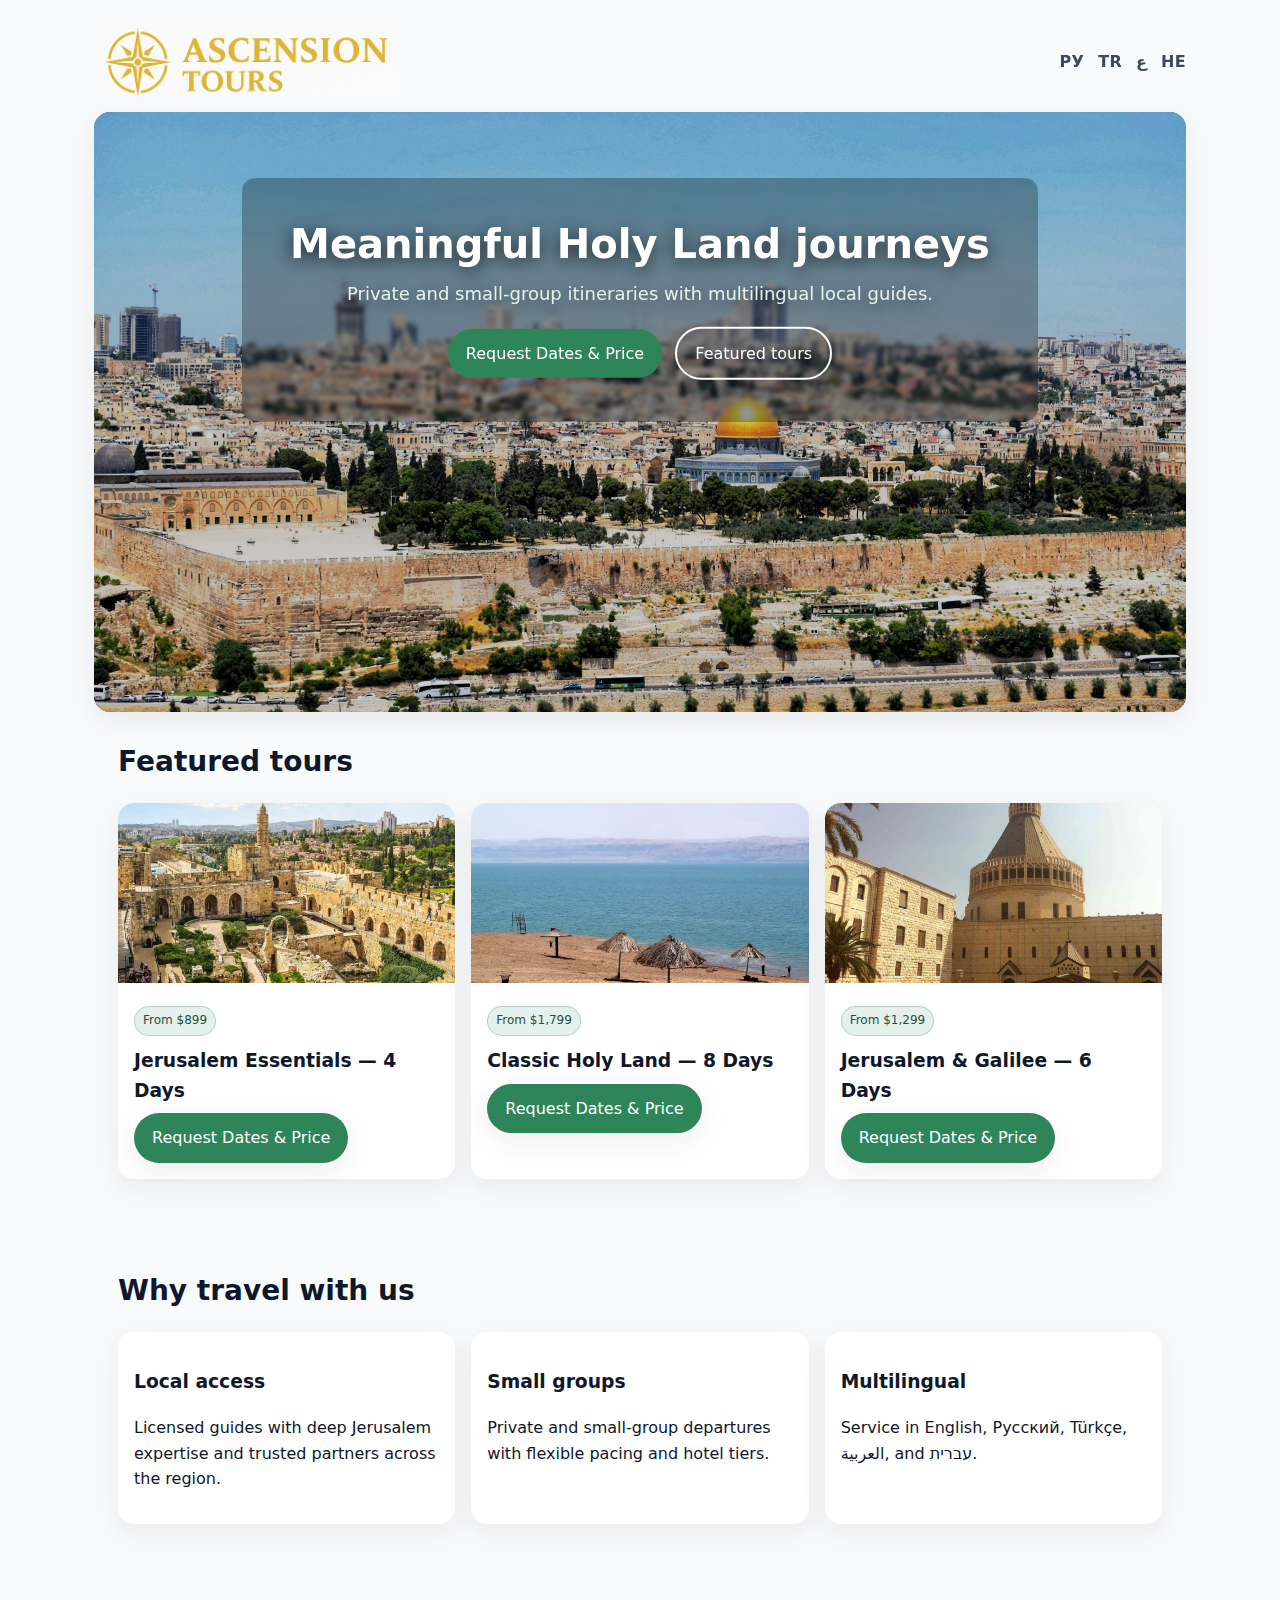
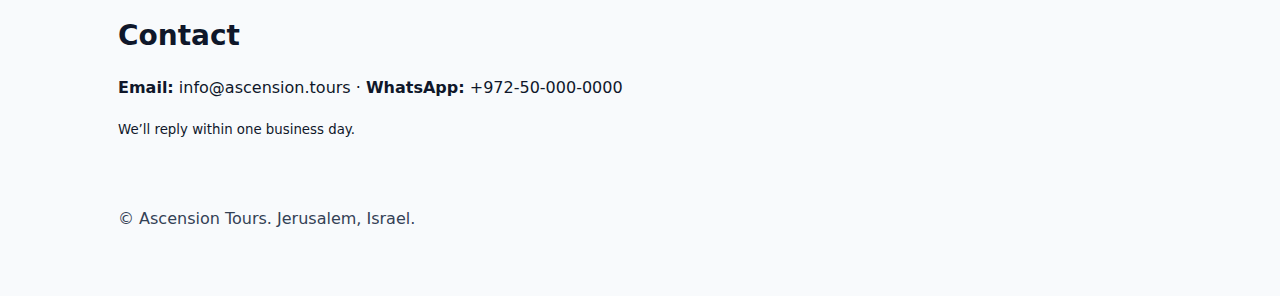
<file: index.html>
<!doctype html>
<html lang="en" dir="ltr">
<meta charset="utf-8"><meta name="viewport" content="width=device-width,initial-scale=1">
<title>Ascension Tours — Meaningful Holy Land journeys</title>
<link rel="stylesheet" href="/assets/styles.css">
<body>
  <div class="container">

    
    <header>
      <img class="logo" src="/assets/ascension_logo_new4.png" alt="Ascension Tours" width="160" height="36">
      <nav class="site-nav" dir="ltr">
        <!-- <a href="/">EN</a> -->
        <a href="/ru/">РУ</a>
        <a href="/tr/">TR</a>
        <a href="/ar/">ع</a>
        <a href="/he/">HE</a>
      </nav>
    </header>

    
    
    
    
    <section class="hero">
      <div class="bg" style="background-image:url('/assets/jerusalem-hero.jpg')"></div>
      <div class="inner">
        <h1>Meaningful Holy Land journeys</h1>
        <p class="lead">Private and small‑group itineraries with multilingual local guides.</p>
        <a class="btn" href="#contact">Request Dates & Price</a>
        <a class="btn secondary" style="margin-left:8px" href="#tours">Featured tours</a>
      </div>
    </section>

    <section id="tours" class="container" style="padding-top:0">
      <h2>Featured tours</h2>
      <div class="grid">
      <article class="card">
        <img src="/assets/tours/jerusalem-essentials.jpg" alt="Jerusalem Essentials — 4 Days">
        <div class="pad">
          <div class="badge">From $899</div>
          <h3 style="margin:10px 0 8px">Jerusalem Essentials — 4 Days</h3>
          <a class="btn" href="#contact">Request Dates & Price</a>
        </div>
      </article>

      <article class="card">
        <img src="/assets/tours/classic-holy-land.jpg" alt="Classic Holy Land — 8 Days">
        <div class="pad">
          <div class="badge">From $1,799</div>
          <h3 style="margin:10px 0 8px">Classic Holy Land — 8 Days</h3>
          <a class="btn" href="#contact">Request Dates & Price</a>
        </div>
      </article>

      <article class="card">
        <img src="/assets/tours/galilee.jpg" alt="Jerusalem &amp; Galilee — 6 Days">
        <div class="pad">
          <div class="badge">From $1,299</div>
          <h3 style="margin:10px 0 8px">Jerusalem & Galilee — 6 Days</h3>
          <a class="btn" href="#contact">Request Dates & Price</a>
        </div>
      </article></div>
    </section>

    <section id="why" class="container">
      <h2>Why travel with us</h2>
      <div class="grid">
        <div class="card"><div class="pad"><h3>Local access</h3><p>Licensed guides with deep Jerusalem expertise and trusted partners across the region.</p></div></div>
        <div class="card"><div class="pad"><h3>Small groups</h3><p>Private and small-group departures with flexible pacing and hotel tiers.</p></div></div>
        <div class="card"><div class="pad"><h3>Multilingual</h3><p>Service in English, Русский, Türkçe, العربية, and עברית.</p></div></div>
      </div>
    </section>

    <section id="contact" class="container">
      <h2>Contact</h2>
      <p><strong>Email:</strong> info@ascension.tours · <strong>WhatsApp:</strong> +972-50-000-0000</p>
      <small>We’ll reply within one business day.</small>
    </section>

    <footer class="container">
      <p>© Ascension Tours. Jerusalem, Israel.</p>
    </footer>
  </div>
</body>
</html>
</file>
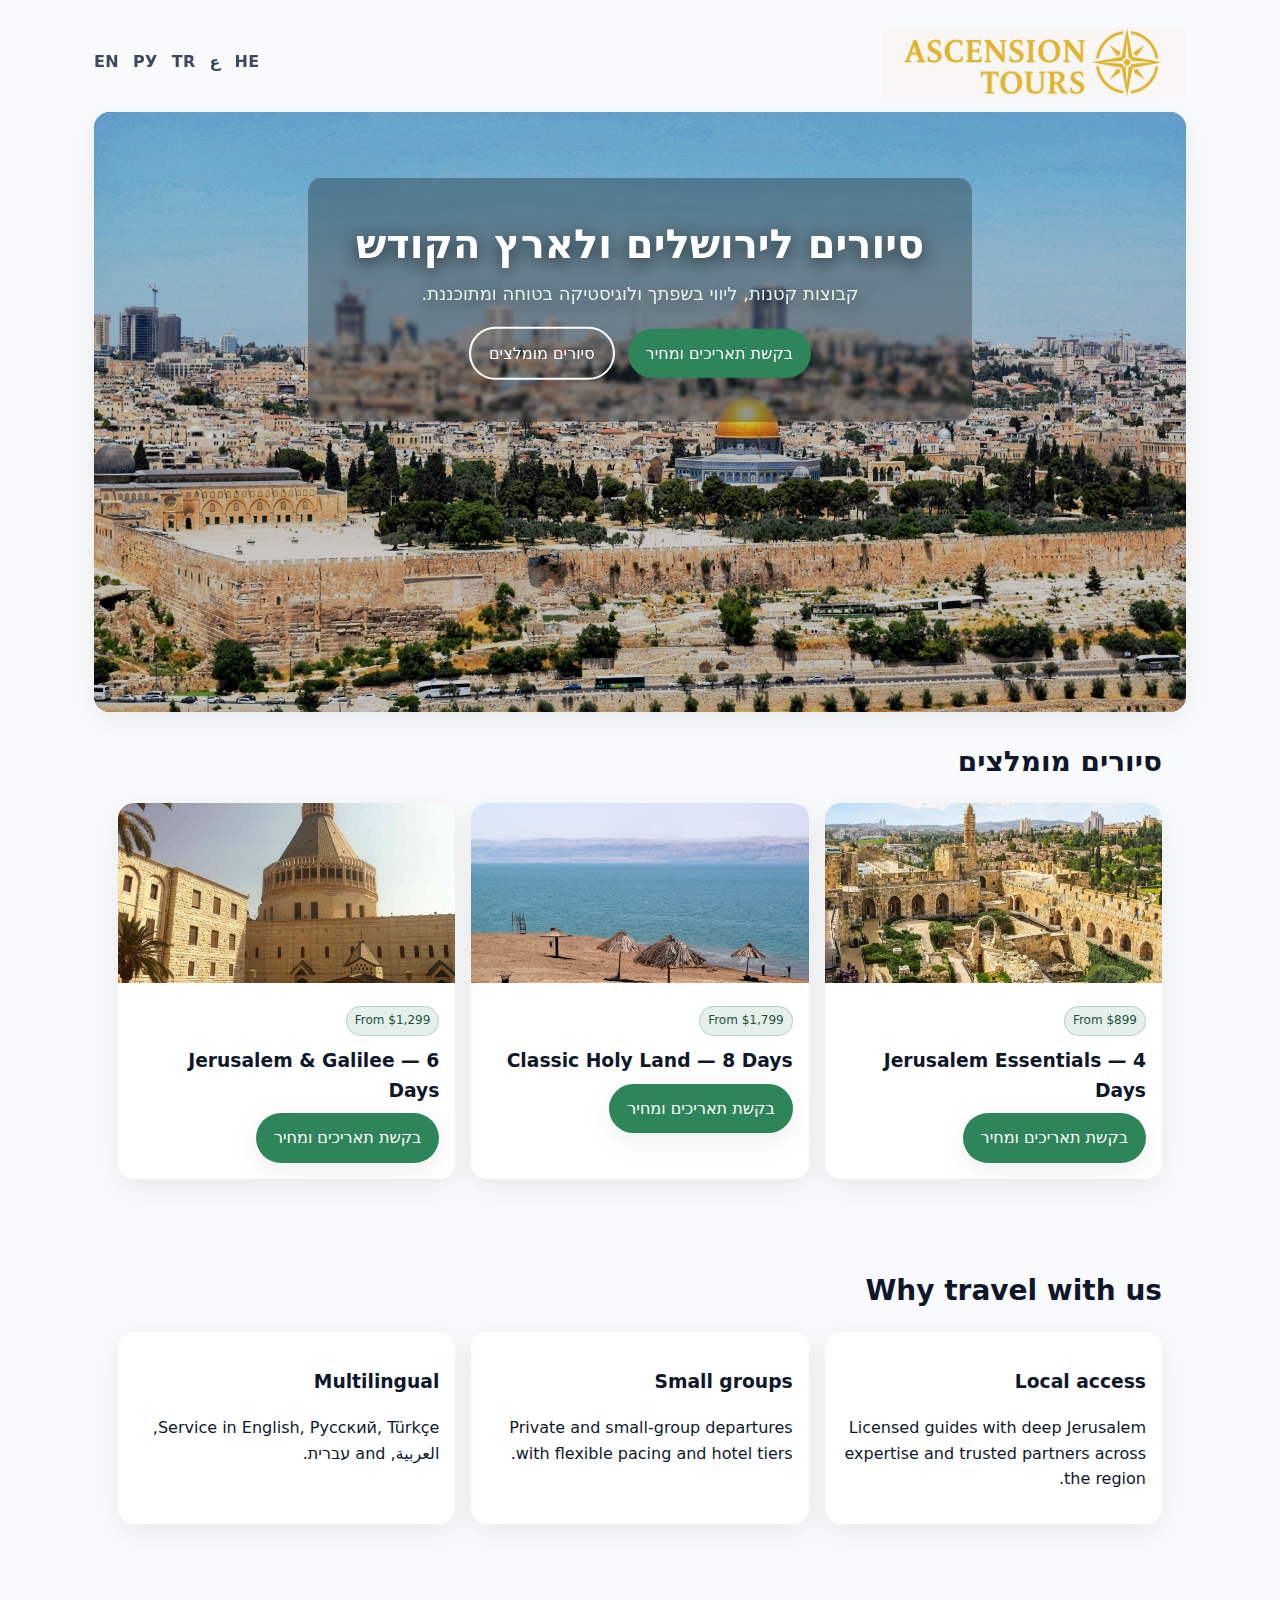
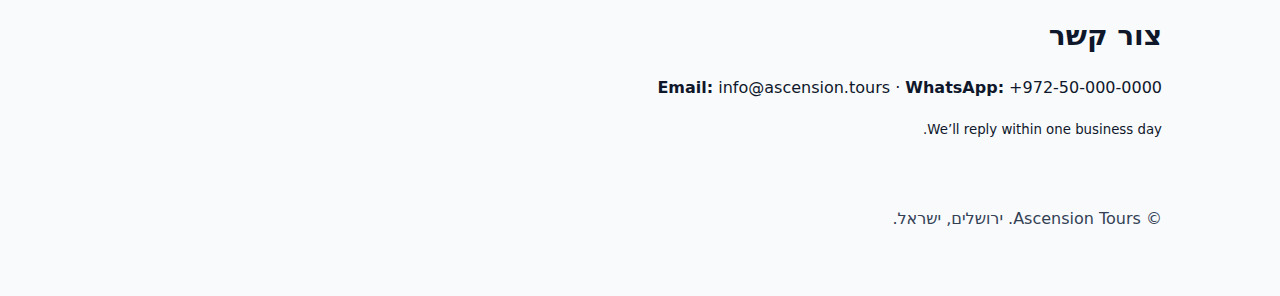
<file: he/index.html>
<!doctype html>
<html lang="he" dir="rtl">
<meta charset="utf-8"><meta name="viewport" content="width=device-width,initial-scale=1">
<title>Ascension Tours — סיורים לירושלים ולארץ הקודש</title>
<link rel="stylesheet" href="/assets/styles.css">
<body>
  <div class="container">
   <header>
      <img class="logo" src="/assets/ascension_logo_rtl_v2.png" alt="Ascension Tours" width="160" height="36">
      <nav class="site-nav">
        <a href="/">EN</a>
        <a href="/ru/">РУ</a>
        <a href="/tr/">TR</a>
        <a href="/ar/">ع</a>
        <a href="/he/">HE</a>
      </nav>
    </header>

    
    
    
    
    
    <section class="hero">
      <div class="bg" style="background-image:url('/assets/jerusalem-hero.jpg')"></div>
      <div class="inner">
        <h1>סיורים לירושלים ולארץ הקודש</h1>
        <p class="lead">קבוצות קטנות, ליווי בשפתך ולוגיסטיקה בטוחה ומתוכננת.</p>
        <a class="btn" href="#contact">בקשת תאריכים ומחיר</a>
        <a class="btn secondary" href="#tours">סיורים מומלצים</a>
      </div>
    </section>

    <section id="tours" class="container" style="padding-top:0">
      <h2>סיורים מומלצים</h2>
      <div class="grid">
      <article class="card">
        <img src="/assets/tours/jerusalem-essentials.jpg" alt="Jerusalem Essentials — 4 Days">
        <div class="pad">
          <div class="badge">From $899</div>
          <h3 style="margin:10px 0 8px">Jerusalem Essentials — 4 Days</h3>
          <a class="btn" href="#contact">בקשת תאריכים ומחיר</a>
        </div>
      </article>

      <article class="card">
        <img src="/assets/tours/classic-holy-land.jpg" alt="Classic Holy Land — 8 Days">
        <div class="pad">
          <div class="badge">From $1,799</div>
          <h3 style="margin:10px 0 8px">Classic Holy Land — 8 Days</h3>
          <a class="btn" href="#contact">בקשת תאריכים ומחיר</a>
        </div>
      </article>

      <article class="card">
        <img src="/assets/tours/galilee.jpg" alt="Jerusalem & Galilee — 6 Days">
        <div class="pad">
          <div class="badge">From $1,299</div>
          <h3 style="margin:10px 0 8px">Jerusalem & Galilee — 6 Days</h3>
          <a class="btn" href="#contact">בקשת תאריכים ומחיר</a>
        </div>
      </article></div>
    </section>

    <section id="why" class="container">
      <h2>Why travel with us</h2>
      <div class="grid">
        <div class="card"><div class="pad"><h3>Local access</h3><p>Licensed guides with deep Jerusalem expertise and trusted partners across the region.</p></div></div>
        <div class="card"><div class="pad"><h3>Small groups</h3><p>Private and small-group departures with flexible pacing and hotel tiers.</p></div></div>
        <div class="card"><div class="pad"><h3>Multilingual</h3><p>Service in English, Русский, Türkçe, العربية, and עברית.</p></div></div>
      </div>
    </section>

    <section id="contact" class="container">
      <h2>צור קשר</h2>
      <p><strong>Email:</strong> info@ascension.tours · <strong>WhatsApp:</strong> +972-50-000-0000</p>
      <small>We’ll reply within one business day.</small>
    </section>

    <footer class="container">
      <p>© Ascension Tours. ירושלים, ישראל.</p>
    </footer>
  </div>
</body>
</html>
</file>
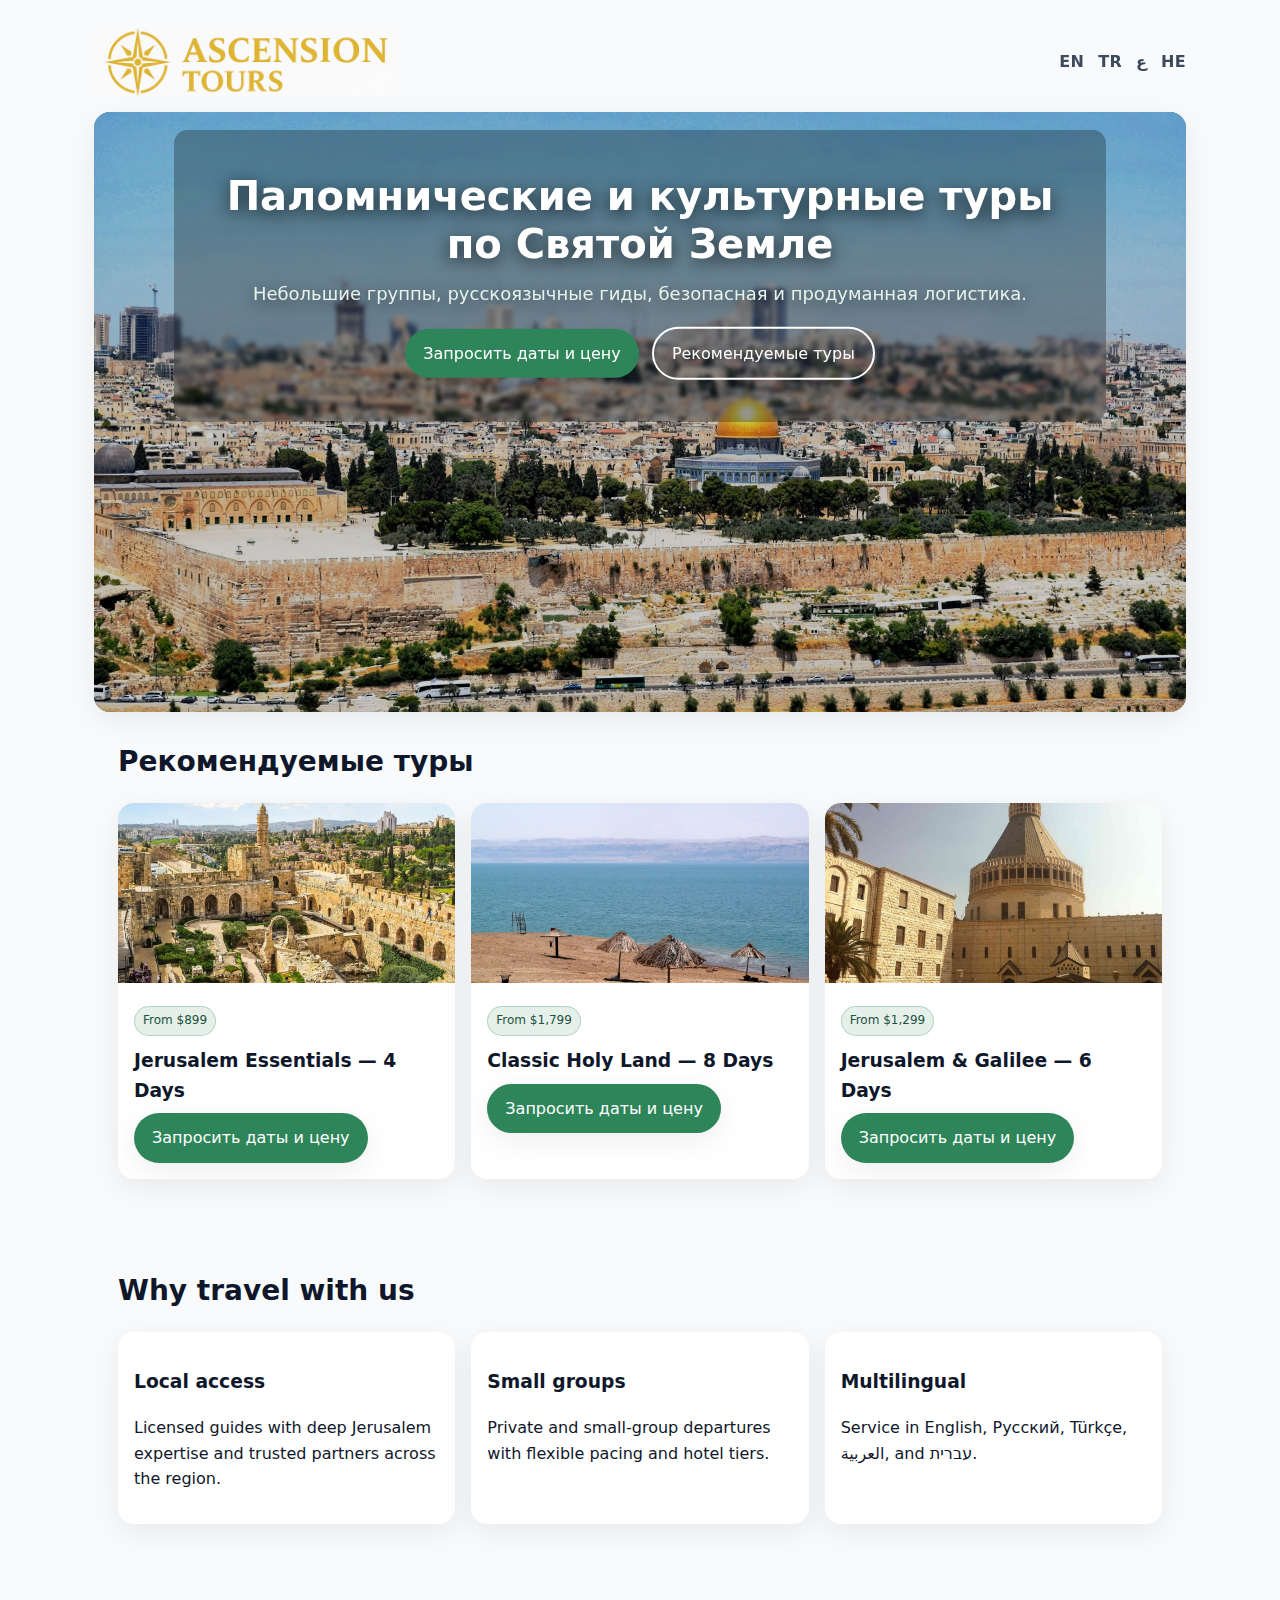
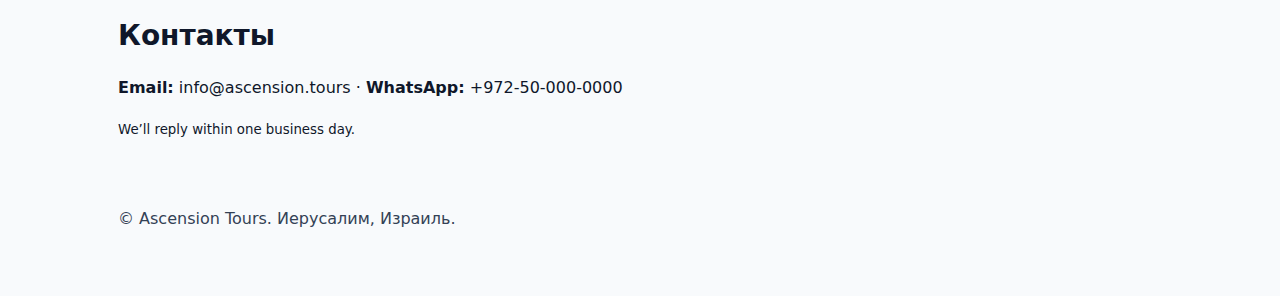
<file: ru/index.html>
<!doctype html>
<html lang="ru" dir="ltr">
<meta charset="utf-8"><meta name="viewport" content="width=device-width,initial-scale=1">
<title>Ascension Tours — Паломничество и туры по Святой Земле</title>
<link rel="stylesheet" href="/assets/styles.css">
<body>
  <div class="container">
    <header>
      <img class="logo" src="/assets/ascension_logo_new4.png" alt="Ascension Tours" width="160" height="36">
      <nav class="site-nav" dir="ltr">
        <a href="/">EN</a>
        <!-- <a href="/ru/">РУ</a>  -->
        <a href="/tr/">TR</a>
        <a href="/ar/">ع</a>
        <a href="/he/">HE</a>
      </nav>
    </header>

    
    
    
    
    
    
    
    
    
    <section class="hero">
      <div class="bg" style="background-image:url('/assets/jerusalem-hero.jpg')"></div>
      <div class="inner">
        <h1>Паломнические и культурные туры по Святой Земле</h1>
        <p class="lead">Небольшие группы, русскоязычные гиды, безопасная и продуманная логистика.</p>
        <a class="btn" href="#contact">Запросить даты и цену</a>
        <a class="btn secondary" style="margin-left:8px" href="#tours">Рекомендуемые туры</a>
      </div>
    </section>

    <section id="tours" class="container" style="padding-top:0">
      <h2>Рекомендуемые туры</h2>
      <div class="grid">
      <article class="card">
        <img src="/assets/tours/jerusalem-essentials.jpg" alt="Jerusalem Essentials — 4 Days">
        <div class="pad">
          <div class="badge">From $899</div>
          <h3 style="margin:10px 0 8px">Jerusalem Essentials — 4 Days</h3>
          <a class="btn" href="#contact">Запросить даты и цену</a>
        </div>
      </article>

      <article class="card">
        <img src="/assets/tours/classic-holy-land.jpg" alt="Classic Holy Land — 8 Days">
        <div class="pad">
          <div class="badge">From $1,799</div>
          <h3 style="margin:10px 0 8px">Classic Holy Land — 8 Days</h3>
          <a class="btn" href="#contact">Запросить даты и цену</a>
        </div>
      </article>

      <article class="card">
        <img src="/assets/tours/galilee.jpg" alt="Jerusalem & Galilee — 6 Days">
        <div class="pad">
          <div class="badge">From $1,299</div>
          <h3 style="margin:10px 0 8px">Jerusalem & Galilee — 6 Days</h3>
          <a class="btn" href="#contact">Запросить даты и цену</a>
        </div>
      </article></div>
    </section>

    <section id="why" class="container">
      <h2>Why travel with us</h2>
      <div class="grid">
        <div class="card"><div class="pad"><h3>Local access</h3><p>Licensed guides with deep Jerusalem expertise and trusted partners across the region.</p></div></div>
        <div class="card"><div class="pad"><h3>Small groups</h3><p>Private and small-group departures with flexible pacing and hotel tiers.</p></div></div>
        <div class="card"><div class="pad"><h3>Multilingual</h3><p>Service in English, Русский, Türkçe, العربية, and עברית.</p></div></div>
      </div>
    </section>

    <section id="contact" class="container">
      <h2>Контакты</h2>
      <p><strong>Email:</strong> info@ascension.tours · <strong>WhatsApp:</strong> +972-50-000-0000</p>
      <small>We’ll reply within one business day.</small>
    </section>

    <footer class="container">
      <p>© Ascension Tours. Иерусалим, Израиль.</p>
    </footer>
  </div>
</body>
</html>
</file>
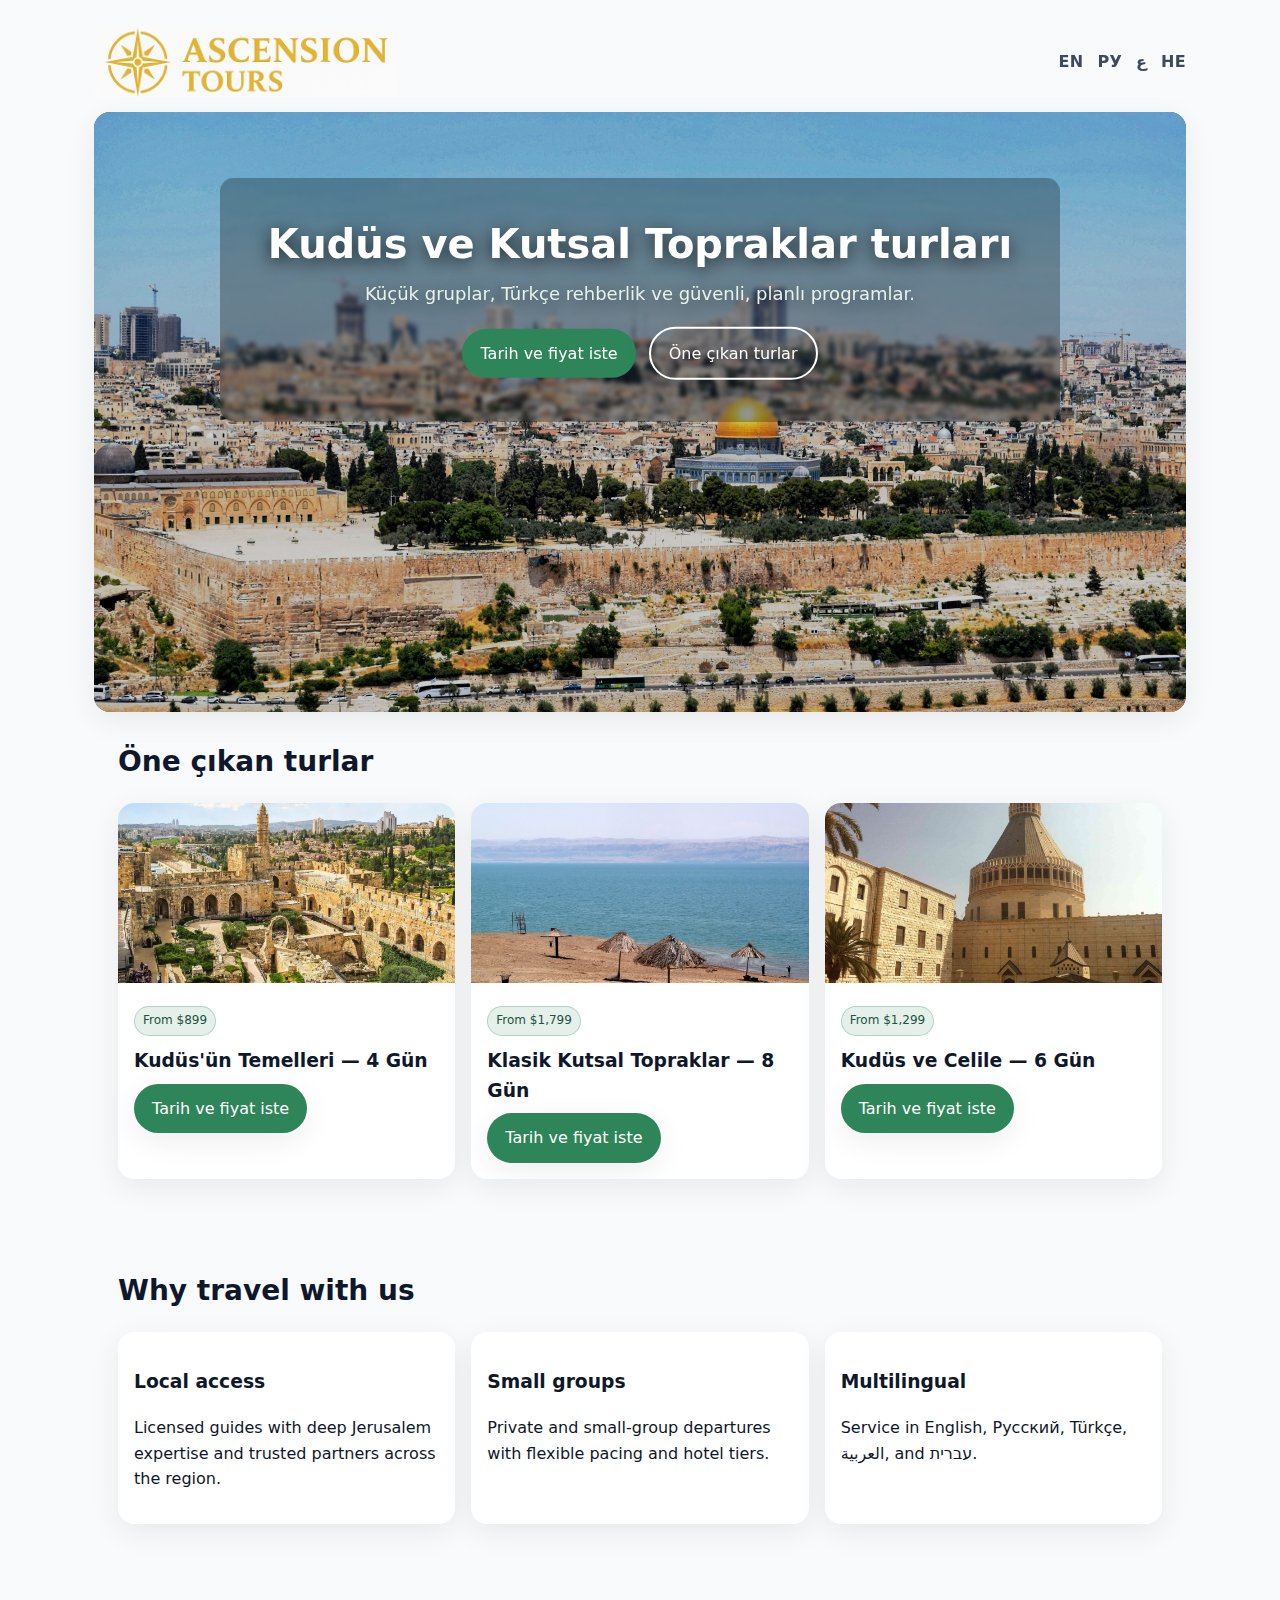
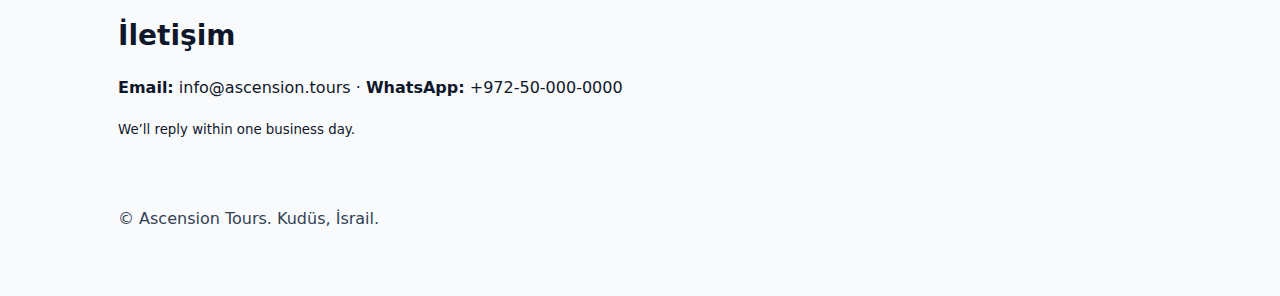
<file: tr/index.html>
<!doctype html>
<html lang="tr" dir="ltr">
<meta charset="utf-8"><meta name="viewport" content="width=device-width,initial-scale=1">
<title>Ascension Tours — Kudüs ve Kutsal Topraklar turları</title>
<link rel="stylesheet" href="/assets/styles.css">
<body>
  <div class="container">
    <header>
      <img class="logo" src="/assets/ascension_logo_new4.png" alt="Ascension Tours" width="160" height="36">
      <nav class="site-nav" dir="ltr">
        <a href="/">EN</a>
        <a href="/ru/">РУ</a>
        <!-- <a href="/tr/">TR</a> -->
        <a href="/ar/">ع</a>
        <a href="/he/">HE</a>
      </nav>
    </header>    

    <section class="hero">
      <div class="bg" style="background-image:url('/assets/jerusalem-hero.jpg')"></div>
      <div class="inner">
        <h1>Kudüs ve Kutsal Topraklar turları</h1>
        <p class="lead">Küçük gruplar, Türkçe rehberlik ve güvenli, planlı programlar.</p>
        <a class="btn" href="#contact">Tarih ve fiyat iste</a>
        <a class="btn secondary" style="margin-left:8px" href="#tours">Öne çıkan turlar</a>
      </div>
    </section>

    <section id="tours" class="container" style="padding-top:0">
      <h2>Öne çıkan turlar</h2>
      <div class="grid">
      <article class="card">
        <img src="/assets/tours/jerusalem-essentials.jpg" alt="Kudüs'ün Temelleri — 4 Gün">
        <div class="pad">
          <div class="badge">From $899</div>
          <h3 style="margin:10px 0 8px">Kudüs'ün Temelleri — 4 Gün</h3>
          <a class="btn" href="#contact">Tarih ve fiyat iste</a>
        </div>
      </article>

      <article class="card">
        <img src="/assets/tours/classic-holy-land.jpg" alt="Klasik Kutsal Topraklar — 8 Gün">
        <div class="pad">
          <div class="badge">From $1,799</div>
          <h3 style="margin:10px 0 8px">Klasik Kutsal Topraklar — 8 Gün</h3>
          <a class="btn" href="#contact">Tarih ve fiyat iste</a>
        </div>
      </article>

      <article class="card">
        <img src="/assets/tours/galilee.jpg" alt="Kudüs ve Celile — 6 Gün">
        <div class="pad">
          <div class="badge">From $1,299</div>
          <h3 style="margin:10px 0 8px">Kudüs ve Celile — 6 Gün</h3>
          <a class="btn" href="#contact">Tarih ve fiyat iste</a>
        </div>
      </article></div>
    </section>

    <section id="why" class="container">
      <h2>Why travel with us</h2>
      <div class="grid">
        <div class="card"><div class="pad"><h3>Local access</h3><p>Licensed guides with deep Jerusalem expertise and trusted partners across the region.</p></div></div>
        <div class="card"><div class="pad"><h3>Small groups</h3><p>Private and small-group departures with flexible pacing and hotel tiers.</p></div></div>
        <div class="card"><div class="pad"><h3>Multilingual</h3><p>Service in English, Русский, Türkçe, العربية, and עברית.</p></div></div>
      </div>
    </section>

    <section id="contact" class="container">
      <h2>İletişim</h2>
      <p><strong>Email:</strong> info@ascension.tours · <strong>WhatsApp:</strong> +972-50-000-0000</p>
      <small>We’ll reply within one business day.</small>
    </section>

    <footer class="container">
      <p>© Ascension Tours. Kudüs, İsrail.</p>
    </footer>
  </div>
</body>
</html>
</file>
<file: assets/styles.css>
/* ===========================
   Variables & reset
   =========================== */
:root{
  --ink:#0f172a; --muted:#334155; --bg:#f8fafc;
  --brand:#2f855a; --brand-2:#556b2f;
  --card:#fff; --shadow:0 8px 30px rgba(0,0,0,.07);
  --radius:16px;

   /* --- Fixed header height + independent logo scaling --- */
  --header-h: 76px;       /* visual height of the header bar */
  --logo-scale: 1.90;     /* bump this up (e.g., 1.10, 1.20) to enlarge logo */
   
   /* hero tuning */
  --hero-min-h:600px;
  --hero-pos:center 40%;
  --hero-filter:brightness(.78) contrast(1.08) saturate(1.02);
  --hero-overlay-1:linear-gradient(180deg,
                    rgba(0,0,0,.60) 0%,
                    rgba(0,0,0,.48) 38%,
                    rgba(0,0,0,.46) 60%,
                    rgba(0,0,0,.68) 100%);
  --hero-overlay-2:radial-gradient(110% 70% at 50% 52%,
                    rgba(0,0,0,.30) 0%,
                    rgba(0,0,0,0) 62%);
  --hero-lift:-50%;
}

*{box-sizing:border-box}
html{scroll-behavior:smooth}
body{
  margin:0;background:var(--bg);color:var(--ink);
  font:16px/1.6 ui-sans-serif, system-ui, -apple-system, "Segoe UI",
       Roboto, "Helvetica Neue", Arial, "Noto Sans";
}
a{color:var(--brand);text-decoration:none}

/* ===========================
   Page container
   =========================== */
.container{max-width:1140px;margin:0 auto;padding:24px}

/* ===========================
   Header & Language Bar — mirroring LTR/RTL
   =========================== */
/* Single, authoritative header block (removes earlier conflicting rules) */
header{
  display:flex;
  align-items:center;
  justify-content:space-between;    /* pushes logo and nav to opposite edges */
  gap:16px;
  padding:16px 0;
  text-align:initial;               /* prevent inherited center text */

  min-height: var(--header-h);
  align-items: center;             /* keep header content centered vertically */
}

/* Logo sizing: same in all languages, sits flush to container edge */
header .logo{
  display:block;
  width:auto;
  height:auto;
  max-height:56px;                  /* adjust if you want larger/smaller */

   /* the box the logo image sits in; keep smaller than header so it never pushes it */
  height: calc(var(--header-h) - 24px);  /* tweak the 24px gap to taste */
  display: flex; align-items: center;
}

header .logo img{
  height: 100%;
  width: auto;                      /* ignore any width/height attributes on <img> */
  transform: scale(var(--logo-scale));
  transform-origin: left center;    /* grow from the left in LTR */
}




/* Language bar: identical spacing & color in LTR and RTL */
.site-nav{
  /* kill legacy layout that caused “scrunched under logo” */
  float:none !important;
  position:static !important;

  display:flex;
  align-items:center;
  flex-wrap:wrap;
  gap:14px;                         /* EN · PY · TR · … spacing */
  margin:0;
  padding:0;
}
.site-nav a{
  color:var(--muted);
  text-decoration:none;
  font-weight:600;
  letter-spacing:.02em;
  opacity:.95;
}
.site-nav a:hover{ opacity:1; }

/* Flip the order only; spacing/edges remain identical */
html[dir="rtl"] header{
  flex-direction:row-reverse;       /* logo right, nav left */
}

/* ===========================
   HERO
   =========================== */
.hero{
  position:relative; min-height:var(--hero-min-h);
  border-radius:var(--radius); overflow:hidden; box-shadow:var(--shadow);
  display:grid; place-items:center; margin:12px 0 28px;
}
.hero .bg{ position:absolute; inset:0; background-size:cover; background-position:var(--hero-pos); filter:var(--hero-filter); }
.hero::before{ content:""; position:absolute; inset:0; background:var(--hero-overlay-1),var(--hero-overlay-2); }
.hero .inner{ position:relative; text-align:center; color:#fff; padding:32px; max-width:900px; transform:translateY(var(--hero-lift)); }
.hero .inner::before{ content:""; position:absolute; inset:-10px -16px; background:rgba(0,0,0,.28); backdrop-filter:blur(2px); border-radius:14px; z-index:-1; }
.hero h1,.hero .lead{ text-shadow:0 4px 18px rgba(0,0,0,.72) }

/* ===========================
   Typography
   =========================== */
h1{font-size:40px;line-height:1.2;margin:0 0 12px}
h2{font-size:28px;margin:24px 0 8px}
.lead{font-size:18px;color:#e6f2ea;margin:0 0 18px}

/* ===========================
   Buttons
   =========================== */
.btn{ display:inline-block; background:var(--brand); color:#fff; padding:12px 18px; border-radius:999px; box-shadow:var(--shadow) }
.btn.secondary{ background:transparent; border:2px solid #fff }
.btn + .btn{ margin-inline-start:8px; }  /* logical spacing flips in RTL */

/* ===========================
   Cards & grids
   =========================== */
.grid{ display:grid; gap:16px; grid-template-columns:repeat(auto-fit,minmax(260px,1fr)); margin:18px 0; }
.card{ background:var(--card); border-radius:var(--radius); box-shadow:var(--shadow); overflow:hidden }
.card img{ width:100%; height:180px; object-fit:cover }
.card .pad{ padding:16px }
.badge{ display:inline-block; background:rgba(47,133,90,.12); color:#21523d; border:1px solid rgba(47,133,90,.28); padding:4px 8px; border-radius:999px; font-size:12px }

/* ===========================
   Footer
   =========================== */
footer{color:var(--muted);padding:24px 0 48px}

/* ===========================
   RTL font adjustments
   =========================== */
html[dir="rtl"] body{
  font-family:"Segoe UI", Tahoma, "Noto Naskh Arabic UI", "Noto Kufi Arabic", system-ui;
}

/* ===========================
   Responsive
   =========================== */
@media (max-width:640px){
  :root{ --hero-min-h:520px; --hero-pos:center 36%; --hero-lift:-6%; }
  header .logo{ max-height:48px; }
  .hero .inner::before{ inset:-8px -12px }
}















/* --- RTL header: logo right, language bar left (mirror of LTR) --- */
html[dir="rtl"] header{
  /* Use normal row flow but force its inline direction to LTR so
     "start" is left and "end" is right for placement math */
  flex-direction: row !important;
  direction: ltr;
  justify-content: space-between;    /* keep extremes identical to LTR */
}

/* Put the language bar first (left), logo second (right) */
html[dir="rtl"] header .site-nav{ order: 1; direction: ltr; } /* EN · PY · TR · … read left→right */
html[dir="rtl"] header .logo    { order: 2; }                  /* ends up flush right */

html[dir="rtl"] header .logo img{
  transform-origin: right center;   /* grow from the right in RTL */
}









/* === Legacy-compatible logo scaling (Chrome 109, etc.) === */
header img.logo{
  /* base intrinsic size */
  width: 160px;
  height: auto;
  max-height: none;

  /* use transform instead of the unsupported `scale:` property */
  transform: scale(var(--logo-scale, 1));
  -webkit-transform: scale(var(--logo-scale, 1));
  transform-origin: left center;
  -webkit-transform-origin: left center;
}

/* mirror the anchor for RTL so enlarging looks natural */
[dir="rtl"] header img.logo{
  transform-origin: right center;
  -webkit-transform-origin: right center;
}
</file>
